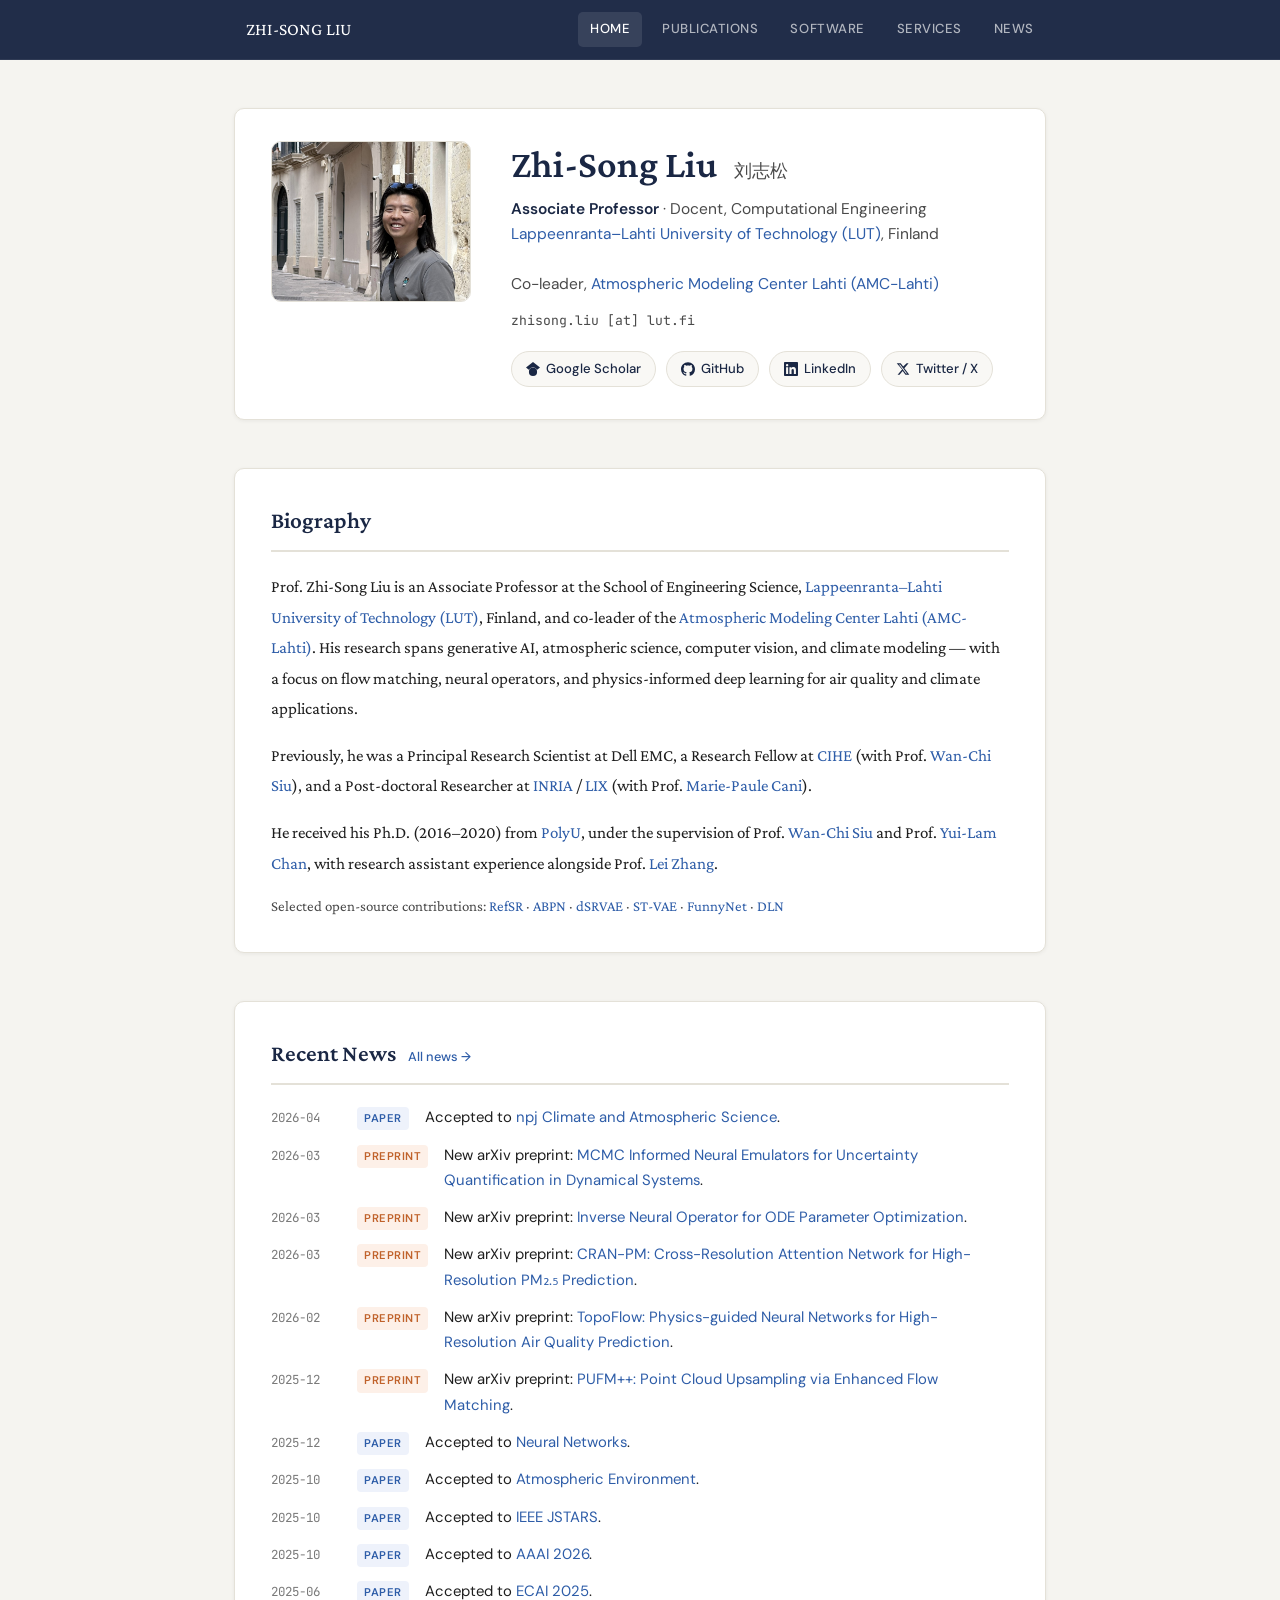
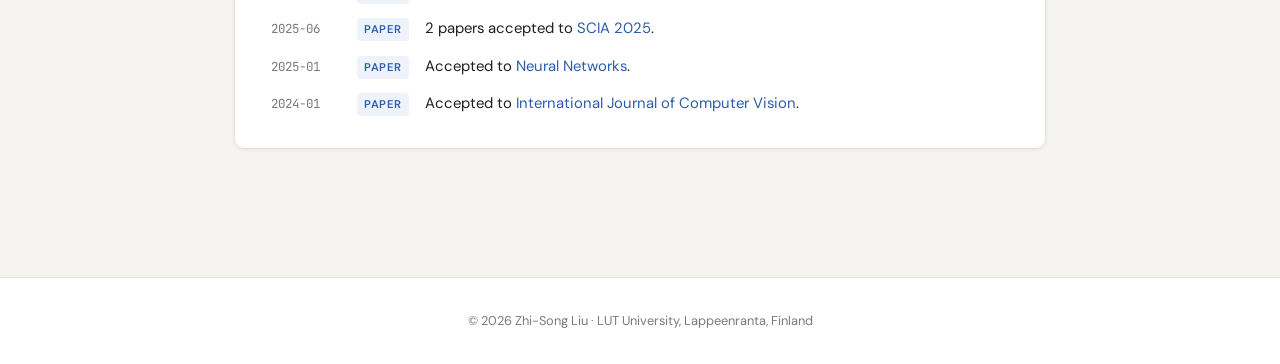
<file: index.html>
<!DOCTYPE html>
<html lang="en">
<head>
  <meta charset="UTF-8">
  <meta name="viewport" content="width=device-width, initial-scale=1.0">
  <meta name="robots" content="index,follow">
  <meta name="keywords" content="Zhi-Song Liu, 刘志松, Generative AI, Atmospheric Science, Climate Modeling, LUT University, Computer Vision, Deep Learning">
  <meta name="description" content="Zhi-Song Liu — Associate Professor at LUT University, Finland. Research in generative AI, atmospheric science, computer vision and climate modeling.">
  <title>Zhi-Song Liu — LUT University</title>
  <link rel="stylesheet" href="style.css">
</head>
<body>

<nav>
  <div class="nav-inner">
    <a class="nav-brand" href="index.html">Zhi-Song Liu</a>
    <a href="index.html" class="active">Home</a>
    <a href="publications.html">Publications</a>
    <a href="softwares.html">Software</a>
    <a href="services.html">Services</a>
    <a href="news.html">News</a>
  </div>
</nav>

<main>

  <!-- ── HERO ── -->
  <section>
    <div class="card hero">
      <img src="./homepage_files/academic_2026.jpg" alt="Zhi-Song Liu" class="hero-photo">
      <div>
        <div class="hero-name">
          Zhi-Song Liu <span class="hero-name-zh">刘志松</span>
        </div>
        <div class="hero-title">
          <strong>Associate Professor</strong> · Docent, Computational Engineering<br>
          <a href="https://www.lut.fi/en/research-groups/computer-vision-and-pattern-recognition-laboratory-cvprl">Lappeenranta–Lahti University of Technology (LUT)</a>, Finland<br>
          <br>
          Co-leader, <a href="https://amc-lahti.fi/">Atmospheric Modeling Center Lahti (AMC-Lahti)</a>
        </div>
        <div class="hero-email">zhisong.liu [at] lut.fi</div>
        <div class="social-links">
          <a class="social-btn" href="https://scholar.google.com/citations?user=3vm7iAwAAAAJ&hl" target="_blank" rel="noopener">
            <svg viewBox="0 0 24 24" fill="currentColor"><path d="M12 24a7 7 0 1 1 0-14 7 7 0 0 1 0 14zm0-24L0 9.5l4.838 3.94A8 8 0 0 1 12 9a8 8 0 0 1 7.162 4.44L24 9.5z"/></svg>
            Google Scholar
          </a>
          <a class="social-btn" href="https://github.com/Holmes-Alan" target="_blank" rel="noopener">
            <svg viewBox="0 0 24 24" fill="currentColor"><path d="M12 .297c-6.63 0-12 5.373-12 12 0 5.303 3.438 9.8 8.205 11.385.6.113.82-.258.82-.577 0-.285-.01-1.04-.015-2.04-3.338.724-4.042-1.61-4.042-1.61C4.422 18.07 3.633 17.7 3.633 17.7c-1.087-.744.084-.729.084-.729 1.205.084 1.838 1.236 1.838 1.236 1.07 1.835 2.809 1.305 3.495.998.108-.776.417-1.305.76-1.605-2.665-.3-5.466-1.332-5.466-5.93 0-1.31.465-2.38 1.235-3.22-.135-.303-.54-1.523.105-3.176 0 0 1.005-.322 3.3 1.23.96-.267 1.98-.399 3-.405 1.02.006 2.04.138 3 .405 2.28-1.552 3.285-1.23 3.285-1.23.645 1.653.24 2.873.12 3.176.765.84 1.23 1.91 1.23 3.22 0 4.61-2.805 5.625-5.475 5.92.42.36.81 1.096.81 2.22 0 1.606-.015 2.896-.015 3.286 0 .315.21.69.825.57C20.565 22.092 24 17.592 24 12.297c0-6.627-5.373-12-12-12"/></svg>
            GitHub
          </a>
          <a class="social-btn" href="https://www.linkedin.com/in/%E5%BF%97%E6%9D%BE-%E5%88%98-827568224/?locale=en_US" target="_blank" rel="noopener">
            <svg viewBox="0 0 24 24" fill="currentColor"><path d="M20.447 20.452h-3.554v-5.569c0-1.328-.027-3.037-1.852-3.037-1.853 0-2.136 1.445-2.136 2.939v5.667H9.351V9h3.414v1.561h.046c.477-.9 1.637-1.85 3.37-1.85 3.601 0 4.267 2.37 4.267 5.455v6.286zM5.337 7.433a2.062 2.062 0 0 1-2.063-2.065 2.064 2.064 0 1 1 2.063 2.065zm1.782 13.019H3.555V9h3.564v11.452zM22.225 0H1.771C.792 0 0 .774 0 1.729v20.542C0 23.227.792 24 1.771 24h20.451C23.2 24 24 23.227 24 22.271V1.729C24 .774 23.2 0 22.222 0h.003z"/></svg>
            LinkedIn
          </a>
          <a class="social-btn" href="https://twitter.com/liuzhisong_cv" target="_blank" rel="noopener">
            <svg viewBox="0 0 24 24" fill="currentColor"><path d="M18.244 2.25h3.308l-7.227 8.26 8.502 11.24H16.17l-4.714-6.231-5.401 6.231H2.748l7.73-8.835L1.254 2.25H8.08l4.259 5.63zm-1.161 17.52h1.833L7.084 4.126H5.117z"/></svg>
            Twitter / X
          </a>
        </div>
      </div>
    </div>
  </section>

  <!-- ── BIO ── -->
  <section>
    <div class="card">
      <h2 class="section-title">Biography</h2>
      <p class="bio-text">
        Prof. Zhi-Song Liu is an Associate Professor at the School of Engineering Science,
        <a href="https://www.lut.fi/en/research-groups/computer-vision-and-pattern-recognition-laboratory-cvprl">Lappeenranta–Lahti University of Technology (LUT)</a>, Finland,
        and co-leader of the <a href="https://amc-lahti.fi/">Atmospheric Modeling Center Lahti (AMC-Lahti)</a>.
        His research spans generative AI, atmospheric science, computer vision, and climate modeling — with a focus
        on flow matching, neural operators, and physics-informed deep learning for air quality and climate applications.
      </p>
      <p class="bio-text">
        Previously, he was a Principal Research Scientist at Dell EMC, a Research Fellow at
        <a href="https://www.cihe.edu.hk/en/home/index.html">CIHE</a> (with Prof. <a href="http://www.eie.polyu.edu.hk/~wcsiu/">Wan-Chi Siu</a>),
        and a Post-doctoral Researcher at <a href="https://www.inria.fr/en">INRIA</a> / <a href="https://www.lix.polytechnique.fr/">LIX</a>
        (with Prof. <a href="https://www.lix.polytechnique.fr/geovic/members/marie-paule_cani/">Marie-Paule Cani</a>).
      </p>
      <p class="bio-text">
        He received his Ph.D. (2016–2020) from <a href="https://www.polyu.edu.hk/">PolyU</a>, under the supervision of
        Prof. <a href="http://www.eie.polyu.edu.hk/~wcsiu/">Wan-Chi Siu</a> and Prof. <a href="https://research.polyu.edu.hk/en/persons/yui-lam-chan">Yui-Lam Chan</a>,
        with research assistant experience alongside Prof. <a href="https://www4.comp.polyu.edu.hk/~cslzhang/">Lei Zhang</a>.
      </p>
      <p class="bio-text" style="margin-top:14px; font-size:0.93rem; color:var(--text-mid);">
        Selected open-source contributions:
        <a href="https://github.com/Holmes-Alan/RefSR">RefSR</a> ·
        <a href="https://github.com/Holmes-Alan/ABPN">ABPN</a> ·
        <a href="https://github.com/Holmes-Alan/dSRVAE">dSRVAE</a> ·
        <a href="https://github.com/Holmes-Alan/ST-VAE">ST-VAE</a> ·
        <a href="https://github.com/Holmes-Alan/funnynet">FunnyNet</a> ·
        <a href="https://github.com/WangLiwen1994/DLN">DLN</a>
      </p>
    </div>
  </section>

  <!-- ── NEWS ── -->
  <section>
    <div class="card">
      <h2 class="section-title">
        Recent News
        <a href="news.html">All news →</a>
      </h2>
      <ul class="news-list">
        <li class="news-item">
          <span class="news-date">2026-04</span>
          <span class="news-badge">Paper</span>
          <span class="news-body">Accepted to <a href="https://www.nature.com/articles/s41612-026-01417-5" target="_blank" rel="noopener">npj Climate and Atmospheric Science</a>.</span>
        </li>
        <li class="news-item">
          <span class="news-date">2026-03</span>
          <span class="news-badge warm">Preprint</span>
          <span class="news-body">New arXiv preprint: <a href="https://arxiv.org/abs/2603.10987" target="_blank" rel="noopener">MCMC Informed Neural Emulators for Uncertainty Quantification in Dynamical Systems</a>.</span>
        </li>
        <li class="news-item">
          <span class="news-date">2026-03</span>
          <span class="news-badge warm">Preprint</span>
          <span class="news-body">New arXiv preprint: <a href="https://arxiv.org/abs/2603.11854" target="_blank" rel="noopener">Inverse Neural Operator for ODE Parameter Optimization</a>.</span>
        </li>
        <li class="news-item">
          <span class="news-date">2026-03</span>
          <span class="news-badge warm">Preprint</span>
          <span class="news-body">New arXiv preprint: <a href="https://arxiv.org/abs/2603.11725" target="_blank" rel="noopener">CRAN-PM: Cross-Resolution Attention Network for High-Resolution PM₂.₅ Prediction</a>.</span>
        </li>
        <li class="news-item">
          <span class="news-date">2026-02</span>
          <span class="news-badge warm">Preprint</span>
          <span class="news-body">New arXiv preprint: <a href="https://arxiv.org/abs/2602.16821" target="_blank" rel="noopener">TopoFlow: Physics-guided Neural Networks for High-Resolution Air Quality Prediction</a>.</span>
        </li>
        <li class="news-item">
          <span class="news-date">2025-12</span>
          <span class="news-badge warm">Preprint</span>
          <span class="news-body">New arXiv preprint: <a href="https://arxiv.org/abs/2512.20988" target="_blank" rel="noopener">PUFM++: Point Cloud Upsampling via Enhanced Flow Matching</a>.</span>
        </li>
        <li class="news-item">
          <span class="news-date">2025-12</span>
          <span class="news-badge">Paper</span>
          <span class="news-body">Accepted to <a href="https://www.sciencedirect.com/science/article/pii/S0893608025013978">Neural Networks</a>.</span>
        </li>
        <li class="news-item">
          <span class="news-date">2025-10</span>
          <span class="news-badge">Paper</span>
          <span class="news-body">Accepted to <a href="https://www.sciencedirect.com/science/article/pii/S1352231025005771">Atmospheric Environment</a>.</span>
        </li>
        <li class="news-item">
          <span class="news-date">2025-10</span>
          <span class="news-badge">Paper</span>
          <span class="news-body">Accepted to <a href="https://ieeexplore.ieee.org/abstract/document/11202690">IEEE JSTARS</a>.</span>
        </li>
        <li class="news-item">
          <span class="news-date">2025-10</span>
          <span class="news-badge">Paper</span>
          <span class="news-body">Accepted to <a href="https://arxiv.org/abs/2501.15286">AAAI 2026</a>.</span>
        </li>
        <li class="news-item">
          <span class="news-date">2025-06</span>
          <span class="news-badge">Paper</span>
          <span class="news-body">Accepted to <a href="https://arxiv.org/abs/2505.056256">ECAI 2025</a>.</span>
        </li>
        <li class="news-item">
          <span class="news-date">2025-06</span>
          <span class="news-badge">Paper</span>
          <span class="news-body">2 papers accepted to <a href="https://arxiv.org/abs/2502.11941">SCIA 2025</a>.</span>
        </li>
        <li class="news-item">
          <span class="news-date">2025-01</span>
          <span class="news-badge">Paper</span>
          <span class="news-body">Accepted to <a href="https://arxiv.org/abs/2408.01829">Neural Networks</a>.</span>
        </li>
        <li class="news-item">
          <span class="news-date">2024-01</span>
          <span class="news-badge">Paper</span>
          <span class="news-body">Accepted to <a href="https://arxiv.org/pdf/2401.04210.pdf">International Journal of Computer Vision</a>.</span>
        </li>
      </ul>
    </div>
  </section>

</main>

<footer>
  © 2026 Zhi-Song Liu · LUT University, Lappeenranta, Finland
</footer>

</body>
</html>
</file>
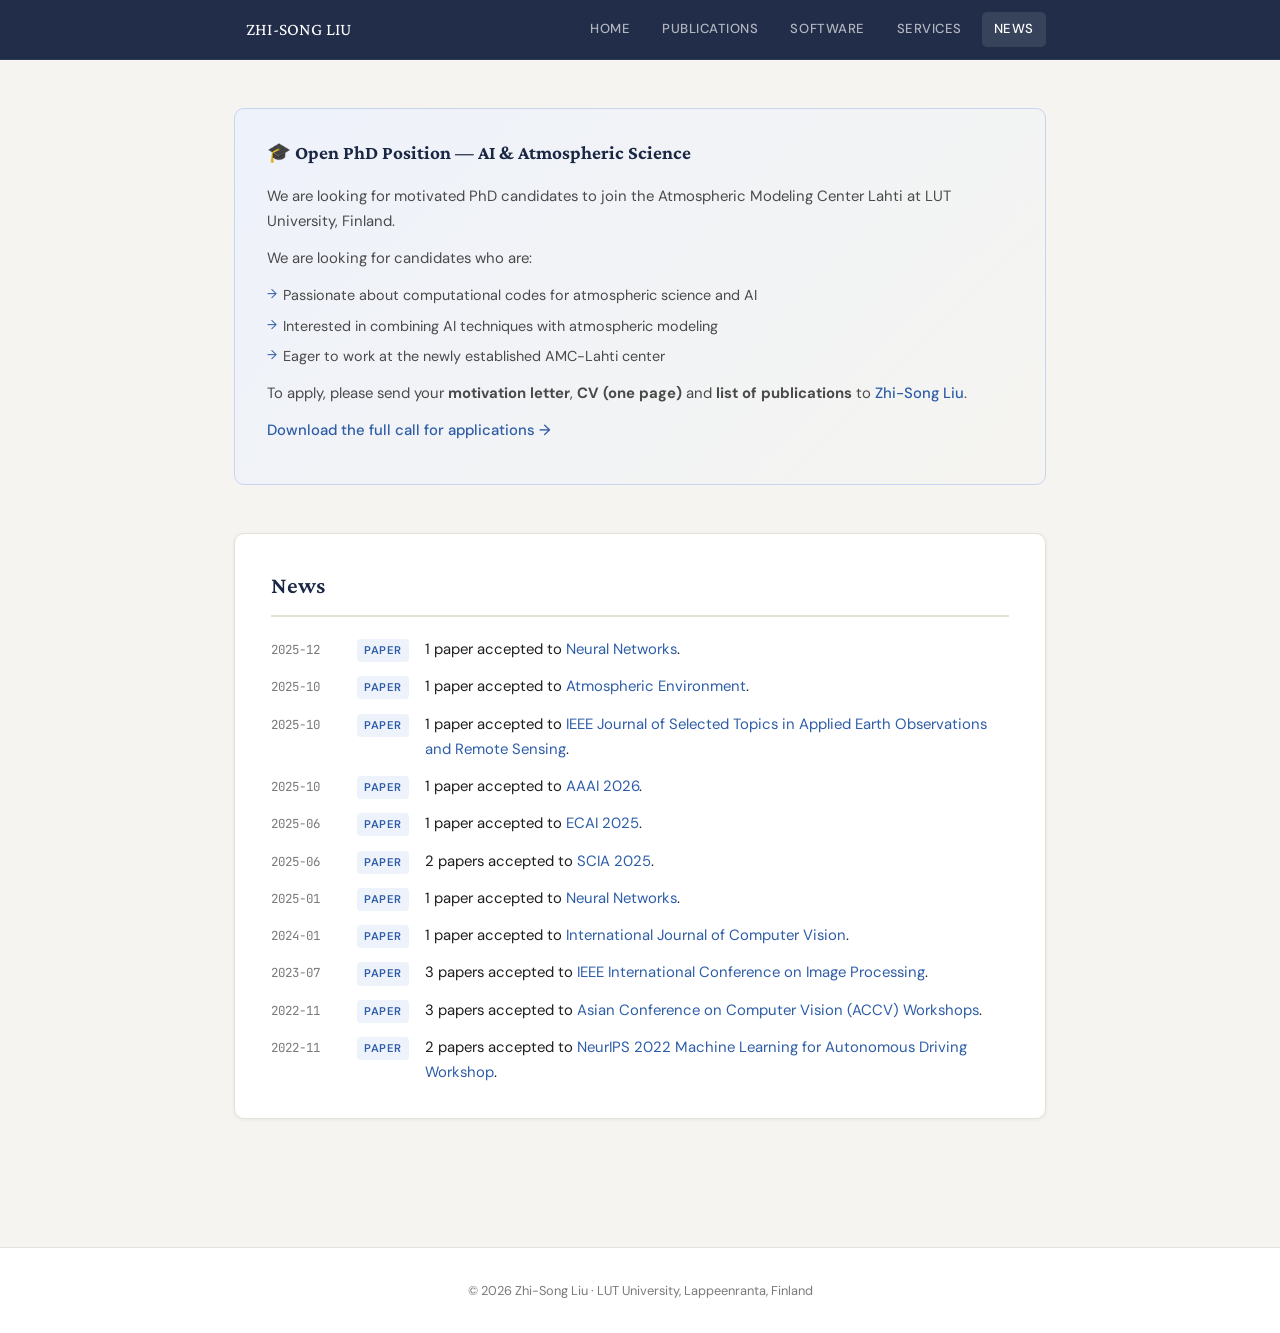
<file: news.html>
<!DOCTYPE html>
<html lang="en">
<head>
  <meta charset="UTF-8">
  <meta name="viewport" content="width=device-width, initial-scale=1.0">
  <meta name="description" content="News &amp; Open Positions — Zhi-Song Liu, LUT University">
  <title>News — Zhi-Song Liu</title>
  <link rel="stylesheet" href="style.css">
</head>
<body>

<nav>
  <div class="nav-inner">
    <a class="nav-brand" href="index.html">Zhi-Song Liu</a>
    <a href="index.html">Home</a>
    <a href="publications.html">Publications</a>
    <a href="softwares.html">Software</a>
    <a href="services.html">Services</a>
    <a href="news.html" class="active">News</a>
  </div>
</nav>

<main>

  <!-- Open Positions -->
  <section>
    <div class="positions-box">
      <h3>🎓 Open PhD Position — AI &amp; Atmospheric Science</h3>
      <p>We are looking for motivated PhD candidates to join the Atmospheric Modeling Center Lahti at LUT University, Finland.</p>
      <p>We are looking for candidates who are:</p>
      <ul>
        <li>Passionate about computational codes for atmospheric science and AI</li>
        <li>Interested in combining AI techniques with atmospheric modeling</li>
        <li>Eager to work at the newly established AMC-Lahti center</li>
      </ul>
      <p>To apply, please send your <strong>motivation letter</strong>, <strong>CV (one page)</strong> and <strong>list of publications</strong> to
        <a href="mailto:zhisong.liu@lut.fi">Zhi-Song Liu</a>.
      </p>
      <p>
        <a href="./homepage_files/PhD_AMC_Lahti_v2.pdf">Download the full call for applications →</a>
      </p>
    </div>
  </section>

  <!-- News -->
  <section>
    <div class="card">
      <h2 class="section-title">News</h2>
      <ul class="news-list">
        <li class="news-item">
          <span class="news-date">2025-12</span>
          <span class="news-badge">Paper</span>
          <span class="news-body">1 paper accepted to <a href="https://www.sciencedirect.com/science/article/pii/S0893608025013978" target="_blank" rel="noopener">Neural Networks</a>.</span>
        </li>
        <li class="news-item">
          <span class="news-date">2025-10</span>
          <span class="news-badge">Paper</span>
          <span class="news-body">1 paper accepted to <a href="https://www.sciencedirect.com/science/article/pii/S1352231025005771" target="_blank" rel="noopener">Atmospheric Environment</a>.</span>
        </li>
        <li class="news-item">
          <span class="news-date">2025-10</span>
          <span class="news-badge">Paper</span>
          <span class="news-body">1 paper accepted to <a href="https://ieeexplore.ieee.org/abstract/document/11202690" target="_blank" rel="noopener">IEEE Journal of Selected Topics in Applied Earth Observations and Remote Sensing</a>.</span>
        </li>
        <li class="news-item">
          <span class="news-date">2025-10</span>
          <span class="news-badge">Paper</span>
          <span class="news-body">1 paper accepted to <a href="https://arxiv.org/abs/2501.15286" target="_blank" rel="noopener">AAAI 2026</a>.</span>
        </li>
        <li class="news-item">
          <span class="news-date">2025-06</span>
          <span class="news-badge">Paper</span>
          <span class="news-body">1 paper accepted to <a href="https://arxiv.org/abs/2505.056256" target="_blank" rel="noopener">ECAI 2025</a>.</span>
        </li>
        <li class="news-item">
          <span class="news-date">2025-06</span>
          <span class="news-badge">Paper</span>
          <span class="news-body">2 papers accepted to <a href="https://arxiv.org/abs/2502.11941" target="_blank" rel="noopener">SCIA 2025</a>.</span>
        </li>
        <li class="news-item">
          <span class="news-date">2025-01</span>
          <span class="news-badge">Paper</span>
          <span class="news-body">1 paper accepted to <a href="https://arxiv.org/abs/2408.01829" target="_blank" rel="noopener">Neural Networks</a>.</span>
        </li>
        <li class="news-item">
          <span class="news-date">2024-01</span>
          <span class="news-badge">Paper</span>
          <span class="news-body">1 paper accepted to <a href="https://arxiv.org/pdf/2401.04210.pdf" target="_blank" rel="noopener">International Journal of Computer Vision</a>.</span>
        </li>
        <li class="news-item">
          <span class="news-date">2023-07</span>
          <span class="news-badge">Paper</span>
          <span class="news-body">3 papers accepted to <a href="https://2023.ieeeicip.org/" target="_blank" rel="noopener">IEEE International Conference on Image Processing</a>.</span>
        </li>
        <li class="news-item">
          <span class="news-date">2022-11</span>
          <span class="news-badge">Paper</span>
          <span class="news-body">3 papers accepted to <a href="https://openaccess.thecvf.com/ACCV2022_workshops/MLCSA" target="_blank" rel="noopener">Asian Conference on Computer Vision (ACCV) Workshops</a>.</span>
        </li>
        <li class="news-item">
          <span class="news-date">2022-11</span>
          <span class="news-badge">Paper</span>
          <span class="news-body">2 papers accepted to <a href="https://ml4ad.github.io/" target="_blank" rel="noopener">NeurIPS 2022 Machine Learning for Autonomous Driving Workshop</a>.</span>
        </li>
      </ul>
    </div>
  </section>

</main>

<footer>
  © 2026 Zhi-Song Liu · LUT University, Lappeenranta, Finland
</footer>

</body>
</html>
</file>
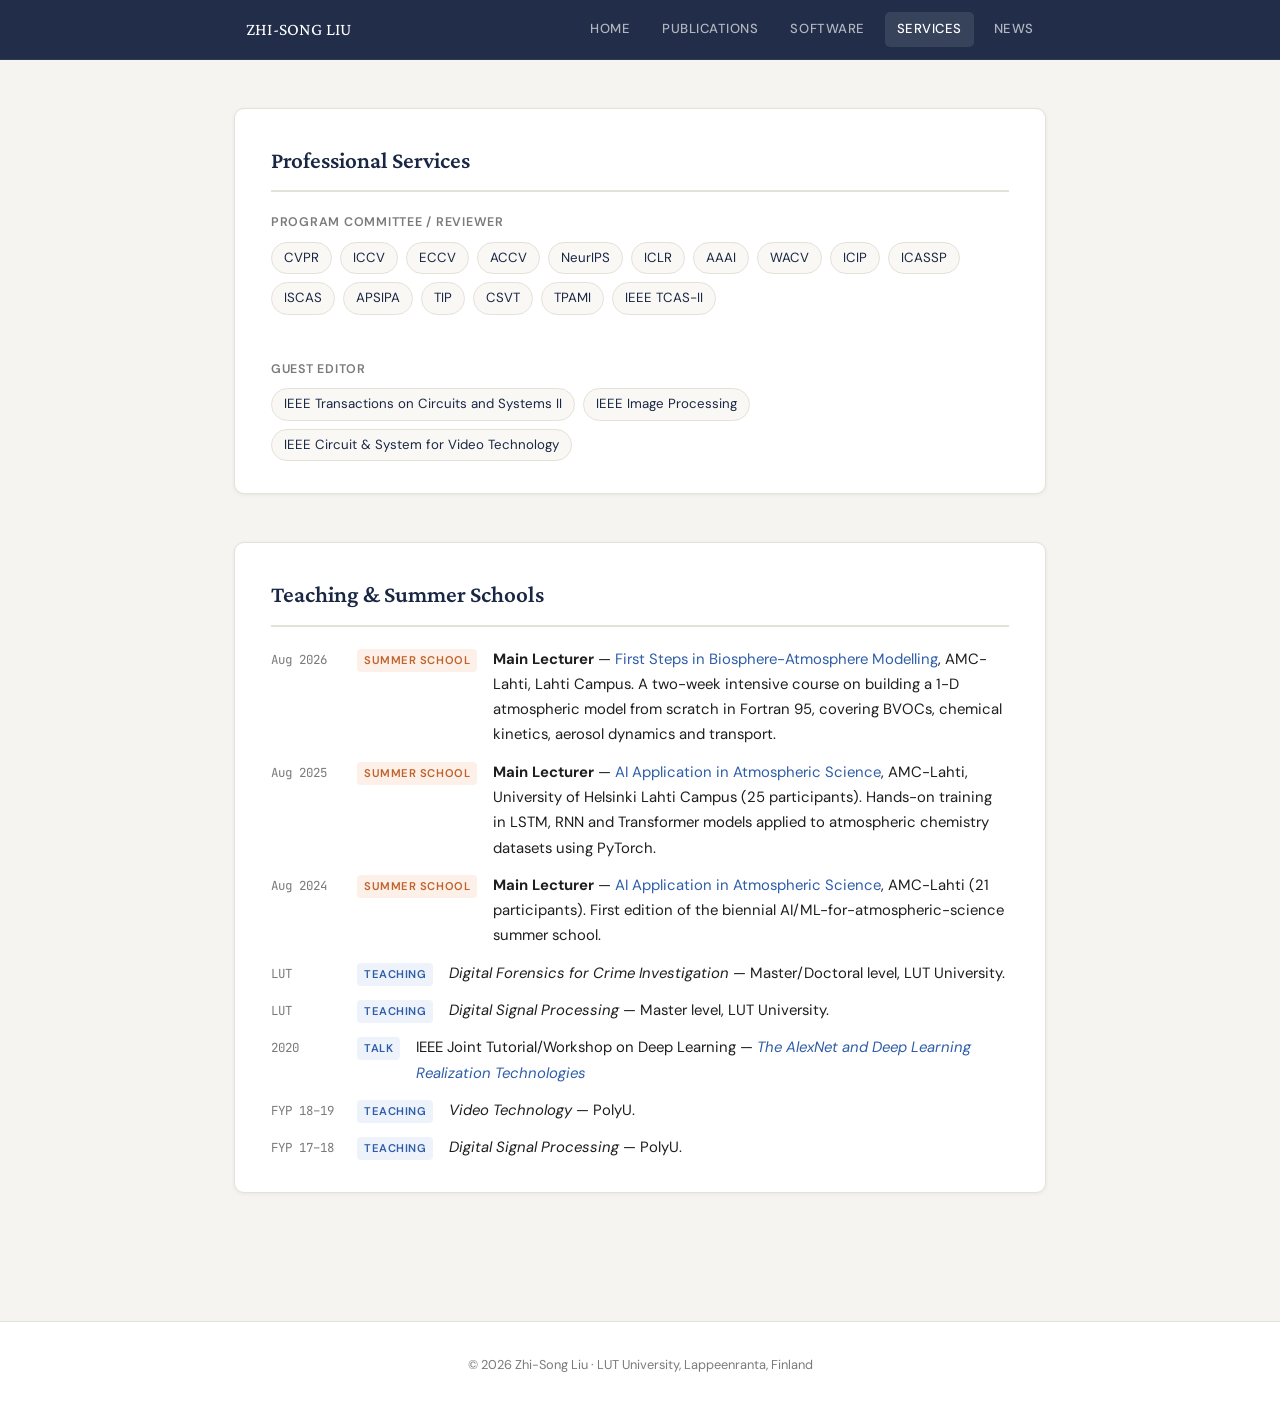
<file: services.html>
<!DOCTYPE html>
<html lang="en">
<head>
  <meta charset="UTF-8">
  <meta name="viewport" content="width=device-width, initial-scale=1.0">
  <meta name="description" content="Services — Zhi-Song Liu, LUT University">
  <title>Services — Zhi-Song Liu</title>
  <link rel="stylesheet" href="style.css">
</head>
<body>

<nav>
  <div class="nav-inner">
    <a class="nav-brand" href="index.html">Zhi-Song Liu</a>
    <a href="index.html">Home</a>
    <a href="publications.html">Publications</a>
    <a href="softwares.html">Software</a>
    <a href="services.html" class="active">Services</a>
    <a href="news.html">News</a>
  </div>
</nav>

<main>

  <section>
    <div class="card">
      <h2 class="section-title">Professional Services</h2>

      <div class="services-grid">
        <div class="service-block">
          <div class="service-label">Program Committee / Reviewer</div>
          <div class="tag-cloud">
            <span class="tag">CVPR</span>
            <span class="tag">ICCV</span>
            <span class="tag">ECCV</span>
            <span class="tag">ACCV</span>
            <span class="tag">NeurIPS</span>
            <span class="tag">ICLR</span>
            <span class="tag">AAAI</span>
            <span class="tag">WACV</span>
            <span class="tag">ICIP</span>
            <span class="tag">ICASSP</span>
            <span class="tag">ISCAS</span>
            <span class="tag">APSIPA</span>
            <span class="tag">TIP</span>
            <span class="tag">CSVT</span>
            <span class="tag">TPAMI</span>
            <span class="tag">IEEE TCAS-II</span>
          </div>
        </div>
        <div class="service-block" style="margin-top:20px;">
          <div class="service-label">Guest Editor</div>
          <div class="tag-cloud">
            <span class="tag">IEEE Transactions on Circuits and Systems II</span>
            <span class="tag">IEEE Image Processing</span>
            <span class="tag">IEEE Circuit &amp; System for Video Technology</span>
          </div>
        </div>
      </div>
    </div>
  </section>

  <section>
    <div class="card">
      <h2 class="section-title">Teaching &amp; Summer Schools</h2>
      <ul class="news-list">
        <li class="news-item">
          <span class="news-date">Aug 2026</span>
          <span class="news-badge warm">Summer School</span>
          <span class="news-body">
            <strong>Main Lecturer</strong> — <a href="https://amc-lahti.fi/education/" target="_blank" rel="noopener">First Steps in Biosphere-Atmosphere Modelling</a>, AMC-Lahti, Lahti Campus. A two-week intensive course on building a 1-D atmospheric model from scratch in Fortran 95, covering BVOCs, chemical kinetics, aerosol dynamics and transport.
          </span>
        </li>
        <li class="news-item">
          <span class="news-date">Aug 2025</span>
          <span class="news-badge warm">Summer School</span>
          <span class="news-body">
            <strong>Main Lecturer</strong> — <a href="https://amc-lahti.fi/education/" target="_blank" rel="noopener">AI Application in Atmospheric Science</a>, AMC-Lahti, University of Helsinki Lahti Campus (25 participants). Hands-on training in LSTM, RNN and Transformer models applied to atmospheric chemistry datasets using PyTorch.
          </span>
        </li>
        <li class="news-item">
          <span class="news-date">Aug 2024</span>
          <span class="news-badge warm">Summer School</span>
          <span class="news-body">
            <strong>Main Lecturer</strong> — <a href="https://amc-lahti.fi/education/" target="_blank" rel="noopener">AI Application in Atmospheric Science</a>, AMC-Lahti (21 participants). First edition of the biennial AI/ML-for-atmospheric-science summer school.
          </span>
        </li>
        <li class="news-item">
          <span class="news-date">LUT</span>
          <span class="news-badge">Teaching</span>
          <span class="news-body"><em>Digital Forensics for Crime Investigation</em> — Master/Doctoral level, LUT University.</span>
        </li>
        <li class="news-item">
          <span class="news-date">LUT</span>
          <span class="news-badge">Teaching</span>
          <span class="news-body"><em>Digital Signal Processing</em> — Master level, LUT University.</span>
        </li>
        <li class="news-item">
          <span class="news-date">2020</span>
          <span class="news-badge">Talk</span>
          <span class="news-body">
            IEEE Joint Tutorial/Workshop on Deep Learning —
            <em><a href="https://cis.cihe.edu.hk/workshop.html" target="_blank" rel="noopener">The AlexNet and Deep Learning Realization Technologies</a></em>
          </span>
        </li>
        <li class="news-item">
          <span class="news-date">FYP 18–19</span>
          <span class="news-badge">Teaching</span>
          <span class="news-body"><em>Video Technology</em> — PolyU.</span>
        </li>
        <li class="news-item">
          <span class="news-date">FYP 17–18</span>
          <span class="news-badge">Teaching</span>
          <span class="news-body"><em>Digital Signal Processing</em> — PolyU.</span>
        </li>
      </ul>
    </div>
  </section>

</main>

<footer>
  © 2026 Zhi-Song Liu · LUT University, Lappeenranta, Finland
</footer>

</body>
</html>
</file>
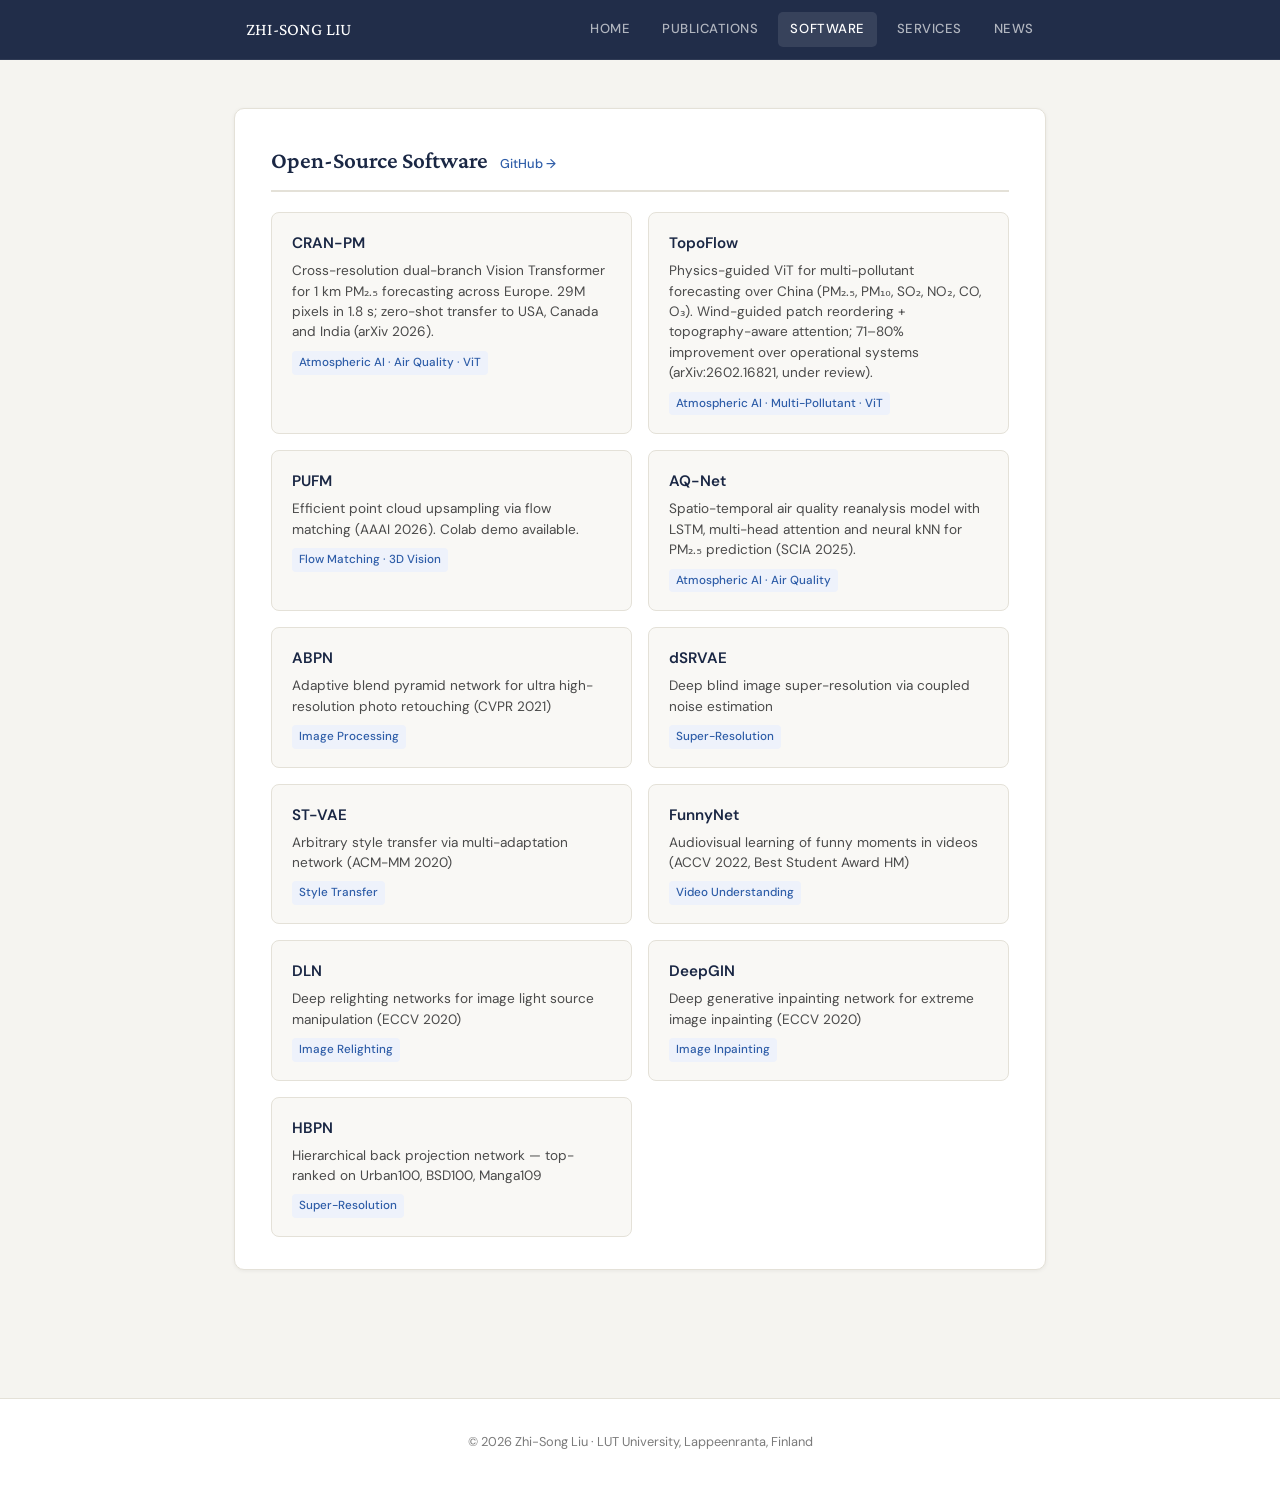
<file: softwares.html>
<!DOCTYPE html>
<html lang="en">
<head>
  <meta charset="UTF-8">
  <meta name="viewport" content="width=device-width, initial-scale=1.0">
  <meta name="description" content="Software — Zhi-Song Liu, LUT University">
  <title>Software — Zhi-Song Liu</title>
  <link rel="stylesheet" href="style.css">
  <style>
    .repo-grid { display: grid; grid-template-columns: 1fr 1fr; gap: 16px; }
    @media (max-width: 600px) { .repo-grid { grid-template-columns: 1fr; } }
    .repo-card {
      border: 1px solid var(--border);
      border-radius: 8px;
      padding: 18px 20px;
      background: var(--surface-alt);
      transition: border-color 0.15s, box-shadow 0.15s;
      text-decoration: none;
      display: block;
    }
    .repo-card:hover { border-color: var(--accent); box-shadow: var(--shadow-md); text-decoration: none; }
    .repo-name { font-weight: 600; color: var(--navy); font-size: 0.95rem; margin-bottom: 4px; }
    .repo-desc { font-size: 0.85rem; color: var(--text-mid); line-height: 1.5; }
    .repo-tag { display: inline-block; font-size: 0.73rem; color: var(--tag-color); background: var(--tag-bg); padding: 2px 7px; border-radius: 4px; margin-top: 8px; font-weight: 500; }
  </style>
</head>
<body>

<nav>
  <div class="nav-inner">
    <a class="nav-brand" href="index.html">Zhi-Song Liu</a>
    <a href="index.html">Home</a>
    <a href="publications.html">Publications</a>
    <a href="softwares.html" class="active">Software</a>
    <a href="services.html">Services</a>
    <a href="news.html">News</a>
  </div>
</nav>

<main>

  <section>
    <div class="card">
      <h2 class="section-title">
        Open-Source Software
        <a href="https://github.com/Holmes-Alan" target="_blank" rel="noopener">GitHub →</a>
      </h2>

      <div class="repo-grid">
        <a class="repo-card" href="https://ammarkheder.github.io/cran_pm/" target="_blank" rel="noopener">
          <div class="repo-name">CRAN-PM</div>
          <div class="repo-desc">Cross-resolution dual-branch Vision Transformer for 1 km PM₂.₅ forecasting across Europe. 29M pixels in 1.8 s; zero-shot transfer to USA, Canada and India (arXiv 2026).</div>
          <span class="repo-tag">Atmospheric AI · Air Quality · ViT</span>
        </a>
        <a class="repo-card" href="https://ammarkheder.github.io/TopoFlow/" target="_blank" rel="noopener">
          <div class="repo-name">TopoFlow</div>
          <div class="repo-desc">Physics-guided ViT for multi-pollutant forecasting over China (PM₂.₅, PM₁₀, SO₂, NO₂, CO, O₃). Wind-guided patch reordering + topography-aware attention; 71–80% improvement over operational systems (arXiv:2602.16821, under review).</div>
          <span class="repo-tag">Atmospheric AI · Multi-Pollutant · ViT</span>
        </a>
        <a class="repo-card" href="https://github.com/Holmes-Alan/PUFM" target="_blank" rel="noopener">
          <div class="repo-name">PUFM</div>
          <div class="repo-desc">Efficient point cloud upsampling via flow matching (AAAI 2026). Colab demo available.</div>
          <span class="repo-tag">Flow Matching · 3D Vision</span>
        </a>
        <a class="repo-card" href="https://arxiv.org/abs/2502.11941" target="_blank" rel="noopener">
          <div class="repo-name">AQ-Net</div>
          <div class="repo-desc">Spatio-temporal air quality reanalysis model with LSTM, multi-head attention and neural kNN for PM₂.₅ prediction (SCIA 2025).</div>
          <span class="repo-tag">Atmospheric AI · Air Quality</span>
        </a>
        <a class="repo-card" href="https://github.com/Holmes-Alan/ABPN" target="_blank" rel="noopener">
          <div class="repo-name">ABPN</div>
          <div class="repo-desc">Adaptive blend pyramid network for ultra high-resolution photo retouching (CVPR 2021)</div>
          <span class="repo-tag">Image Processing</span>
        </a>
        <a class="repo-card" href="https://github.com/Holmes-Alan/dSRVAE" target="_blank" rel="noopener">
          <div class="repo-name">dSRVAE</div>
          <div class="repo-desc">Deep blind image super-resolution via coupled noise estimation</div>
          <span class="repo-tag">Super-Resolution</span>
        </a>
        <a class="repo-card" href="https://github.com/Holmes-Alan/ST-VAE" target="_blank" rel="noopener">
          <div class="repo-name">ST-VAE</div>
          <div class="repo-desc">Arbitrary style transfer via multi-adaptation network (ACM-MM 2020)</div>
          <span class="repo-tag">Style Transfer</span>
        </a>
        <a class="repo-card" href="https://github.com/Holmes-Alan/funnynet" target="_blank" rel="noopener">
          <div class="repo-name">FunnyNet</div>
          <div class="repo-desc">Audiovisual learning of funny moments in videos (ACCV 2022, Best Student Award HM)</div>
          <span class="repo-tag">Video Understanding</span>
        </a>
        <a class="repo-card" href="https://github.com/WangLiwen1994/DLN" target="_blank" rel="noopener">
          <div class="repo-name">DLN</div>
          <div class="repo-desc">Deep relighting networks for image light source manipulation (ECCV 2020)</div>
          <span class="repo-tag">Image Relighting</span>
        </a>
        <a class="repo-card" href="https://github.com/rlct1/DeepGIN" target="_blank" rel="noopener">
          <div class="repo-name">DeepGIN</div>
          <div class="repo-desc">Deep generative inpainting network for extreme image inpainting (ECCV 2020)</div>
          <span class="repo-tag">Image Inpainting</span>
        </a>
        <a class="repo-card" href="https://github.com/Holmes-Alan/HBPN" target="_blank" rel="noopener">
          <div class="repo-name">HBPN</div>
          <div class="repo-desc">Hierarchical back projection network — top-ranked on Urban100, BSD100, Manga109</div>
          <span class="repo-tag">Super-Resolution</span>
        </a>
      </div>
    </div>
  </section>

</main>

<footer>
  © 2026 Zhi-Song Liu · LUT University, Lappeenranta, Finland
</footer>

</body>
</html>
</file>
<file: style.css>
/* ============================================================
   Zhi-Song Liu — Academic Homepage
   Nordic-Refined Aesthetic
   ============================================================ */

@import url('https://fonts.googleapis.com/css2?family=Crimson+Pro:ital,wght@0,300;0,400;0,600;1,300;1,400&family=DM+Sans:wght@300;400;500;600&family=JetBrains+Mono:wght@400&display=swap');

:root {
  --bg:          #f5f4f0;
  --surface:     #ffffff;
  --surface-alt: #f9f8f5;
  --border:      #e4e1d8;
  --navy:        #1a2744;
  --navy-light:  #243560;
  --accent:      #2e5da8;
  --accent-warm: #c0622b;
  --text:        #1e1e1e;
  --text-mid:    #4a4a4a;
  --text-light:  #7a7a7a;
  --tag-bg:      #eef2fb;
  --tag-color:   #2e5da8;
  --shadow-sm:   0 1px 4px rgba(0,0,0,0.06);
  --shadow-md:   0 4px 20px rgba(0,0,0,0.08);
  --radius:      10px;
  --font-serif:  'Crimson Pro', Georgia, serif;
  --font-sans:   'DM Sans', system-ui, sans-serif;
  --font-mono:   'JetBrains Mono', monospace;
  --max-w:       860px;
  --nav-h:       60px;
}

*, *::before, *::after { box-sizing: border-box; margin: 0; padding: 0; }

html { scroll-behavior: smooth; }

body {
  font-family: var(--font-sans);
  font-size: 16px;
  line-height: 1.7;
  color: var(--text);
  background: var(--bg);
  -webkit-font-smoothing: antialiased;
}

/* ── NAV ── */
nav {
  position: sticky;
  top: 0;
  z-index: 100;
  height: var(--nav-h);
  background: rgba(26,39,68,0.97);
  backdrop-filter: blur(8px);
  display: flex;
  align-items: center;
  justify-content: center;
  border-bottom: 1px solid rgba(255,255,255,0.07);
}
nav .nav-inner {
  width: 100%;
  max-width: var(--max-w);
  padding: 0 24px;
  display: flex;
  align-items: center;
  gap: 8px;
}
nav .nav-brand {
  font-family: var(--font-serif);
  font-size: 1.1rem;
  color: #fff;
  font-weight: 400;
  letter-spacing: 0.01em;
  margin-right: auto;
  text-decoration: none;
}
nav .nav-brand:hover { text-decoration: none; color: #fff; }
nav a {
  font-size: 0.82rem;
  font-weight: 500;
  letter-spacing: 0.04em;
  text-transform: uppercase;
  color: rgba(255,255,255,0.65);
  text-decoration: none;
  padding: 6px 12px;
  border-radius: 5px;
  transition: color 0.15s, background 0.15s;
}
nav a:hover, nav a.active {
  color: #fff;
  background: rgba(255,255,255,0.1);
  text-decoration: none;
}

/* ── LAYOUT ── */
main {
  max-width: var(--max-w);
  margin: 0 auto;
  padding: 48px 24px 80px;
}

section { margin-bottom: 48px; }

/* ── CARD ── */
.card {
  background: var(--surface);
  border: 1px solid var(--border);
  border-radius: var(--radius);
  padding: 32px 36px;
  box-shadow: var(--shadow-sm);
}
.card + .card { margin-top: 20px; }

/* ── HERO (profile) ── */
.hero {
  display: grid;
  grid-template-columns: 200px 1fr;
  gap: 40px;
  align-items: start;
}
.hero-photo {
  width: 200px;
  border-radius: var(--radius);
  display: block;
  border: 1px solid var(--border);
  object-fit: cover;
}
.hero-name {
  font-family: var(--font-serif);
  font-size: 2.4rem;
  font-weight: 600;
  color: var(--navy);
  line-height: 1.2;
  margin-bottom: 4px;
}
.hero-name-zh {
  font-family: var(--font-serif);
  font-size: 1.15rem;
  color: var(--text-mid);
  font-weight: 300;
  margin-left: 10px;
}
.hero-title {
  font-size: 0.97rem;
  color: var(--text-mid);
  margin-top: 10px;
  line-height: 1.6;
}
.hero-title strong { color: var(--navy); font-weight: 600; }
.hero-title a { color: var(--accent); text-decoration: none; }
.hero-title a:hover { text-decoration: underline; }
.hero-email {
  font-family: var(--font-mono);
  font-size: 0.82rem;
  color: var(--text-mid);
  margin-top: 14px;
}
.social-links {
  display: flex;
  flex-wrap: wrap;
  gap: 10px;
  margin-top: 18px;
}
.social-btn {
  display: inline-flex;
  align-items: center;
  gap: 6px;
  padding: 6px 14px;
  border: 1px solid var(--border);
  border-radius: 20px;
  font-size: 0.82rem;
  font-weight: 500;
  color: var(--navy);
  text-decoration: none;
  background: var(--surface-alt);
  transition: background 0.15s, border-color 0.15s, color 0.15s;
}
.social-btn:hover {
  background: var(--navy);
  color: #fff;
  border-color: var(--navy);
  text-decoration: none;
}
.social-btn svg { width: 14px; height: 14px; flex-shrink: 0; }

/* ── SECTION HEADER ── */
.section-title {
  font-family: var(--font-serif);
  font-size: 1.45rem;
  font-weight: 600;
  color: var(--navy);
  margin-bottom: 20px;
  padding-bottom: 10px;
  border-bottom: 2px solid var(--border);
  display: flex;
  align-items: baseline;
  gap: 12px;
}
.section-title a {
  font-size: 0.8rem;
  font-family: var(--font-sans);
  font-weight: 500;
  color: var(--accent);
  text-decoration: none;
}
.section-title a:hover { text-decoration: underline; }

/* ── BIO TEXT ── */
.bio-text {
  font-family: var(--font-serif);
  font-size: 1.06rem;
  color: var(--text);
  line-height: 1.8;
}
.bio-text + .bio-text { margin-top: 16px; }
.bio-text a { color: var(--accent); text-decoration: none; }
.bio-text a:hover { text-decoration: underline; }

/* ── NEWS ── */
.news-list { list-style: none; display: flex; flex-direction: column; gap: 12px; }
.news-item { display: flex; gap: 16px; align-items: baseline; }
.news-date {
  font-family: var(--font-mono);
  font-size: 0.78rem;
  color: var(--text-light);
  white-space: nowrap;
  min-width: 70px;
}
.news-badge {
  display: inline-block;
  font-size: 0.7rem;
  font-weight: 600;
  text-transform: uppercase;
  letter-spacing: 0.05em;
  padding: 2px 7px;
  border-radius: 4px;
  background: var(--tag-bg);
  color: var(--tag-color);
  flex-shrink: 0;
}
.news-badge.warm { background: #fdf0e8; color: var(--accent-warm); }
.news-body { font-size: 0.93rem; color: var(--text); }
.news-body a { color: var(--accent); text-decoration: none; }
.news-body a:hover { text-decoration: underline; }

/* ── PUBLICATIONS ── */
.pub-year-group { margin-bottom: 36px; }
.pub-year {
  font-family: var(--font-mono);
  font-size: 0.82rem;
  font-weight: 400;
  color: var(--text-light);
  letter-spacing: 0.08em;
  text-transform: uppercase;
  margin-bottom: 16px;
  padding-bottom: 8px;
  border-bottom: 1px solid var(--border);
}
.pub-entry {
  display: grid;
  grid-template-columns: 160px 1fr;
  gap: 20px;
  padding: 18px 0;
  border-bottom: 1px solid var(--surface-alt);
}
.pub-entry:last-child { border-bottom: none; }
.pub-thumb {
  width: 160px;
  height: 110px;
  object-fit: cover;
  border-radius: 6px;
  border: 1px solid var(--border);
  background: var(--surface-alt);
  display: block;
}
.pub-thumb-placeholder {
  width: 160px;
  height: 110px;
  border-radius: 6px;
  border: 1px solid var(--border);
  background: linear-gradient(135deg, #eef2fb, #f5f4f0);
  display: flex;
  align-items: center;
  justify-content: center;
  color: var(--text-light);
  font-size: 0.75rem;
  text-align: center;
}
.pub-info {}
.pub-title {
  font-family: var(--font-serif);
  font-size: 1.05rem;
  font-weight: 600;
  color: var(--navy);
  line-height: 1.4;
  margin-bottom: 5px;
}
.pub-title a { color: var(--navy); text-decoration: none; }
.pub-title a:hover { color: var(--accent); text-decoration: underline; }
.pub-award {
  display: inline-block;
  font-size: 0.75rem;
  font-weight: 600;
  color: var(--accent-warm);
  background: #fdf0e8;
  padding: 2px 8px;
  border-radius: 4px;
  margin-bottom: 6px;
}
.pub-authors { font-size: 0.88rem; color: var(--text-mid); margin-bottom: 4px; }
.pub-authors strong { color: var(--navy); font-weight: 600; }
.pub-venue { font-size: 0.85rem; color: var(--text-light); font-style: italic; margin-bottom: 10px; }
.pub-links { display: flex; flex-wrap: wrap; gap: 8px; }
.pub-link {
  font-size: 0.78rem;
  font-weight: 500;
  padding: 3px 10px;
  border: 1px solid var(--border);
  border-radius: 4px;
  color: var(--accent);
  text-decoration: none;
  background: var(--tag-bg);
  transition: background 0.15s, color 0.15s;
}
.pub-link:hover { background: var(--accent); color: #fff; text-decoration: none; border-color: var(--accent); }

/* ── SERVICES ── */
.services-grid { display: grid; gap: 24px; }
.service-block { }
.service-label {
  font-size: 0.78rem;
  font-weight: 600;
  text-transform: uppercase;
  letter-spacing: 0.06em;
  color: var(--text-light);
  margin-bottom: 8px;
}
.tag-cloud { display: flex; flex-wrap: wrap; gap: 8px; }
.tag {
  font-size: 0.83rem;
  padding: 4px 12px;
  border-radius: 20px;
  border: 1px solid var(--border);
  color: var(--navy);
  background: var(--surface-alt);
}

/* ── OPEN POSITIONS ── */
.positions-box {
  background: linear-gradient(135deg, #eef2fb 0%, #f5f4f0 100%);
  border: 1px solid #c8d5ef;
  border-radius: var(--radius);
  padding: 28px 32px;
}
.positions-box h3 {
  font-family: var(--font-serif);
  font-size: 1.2rem;
  color: var(--navy);
  margin-bottom: 14px;
}
.positions-box p { font-size: 0.93rem; color: var(--text-mid); margin-bottom: 12px; }
.positions-box ul {
  list-style: none;
  display: flex;
  flex-direction: column;
  gap: 6px;
  margin: 12px 0;
}
.positions-box ul li {
  font-size: 0.9rem;
  color: var(--text-mid);
  padding-left: 16px;
  position: relative;
}
.positions-box ul li::before {
  content: '→';
  position: absolute;
  left: 0;
  color: var(--accent);
  font-size: 0.8rem;
}
.positions-box a { color: var(--accent); text-decoration: none; font-weight: 500; }
.positions-box a:hover { text-decoration: underline; }

/* ── FOOTER ── */
footer {
  text-align: center;
  padding: 32px 24px;
  border-top: 1px solid var(--border);
  font-size: 0.8rem;
  color: var(--text-light);
  background: var(--surface);
}

/* ── RESPONSIVE ── */
@media (max-width: 640px) {
  .hero { grid-template-columns: 1fr; }
  .hero-photo { width: 140px; }
  .pub-entry { grid-template-columns: 1fr; }
  .pub-thumb { width: 100%; height: auto; }
  nav .nav-brand { display: none; }
  nav a { padding: 6px 8px; font-size: 0.75rem; }
}
</file>
